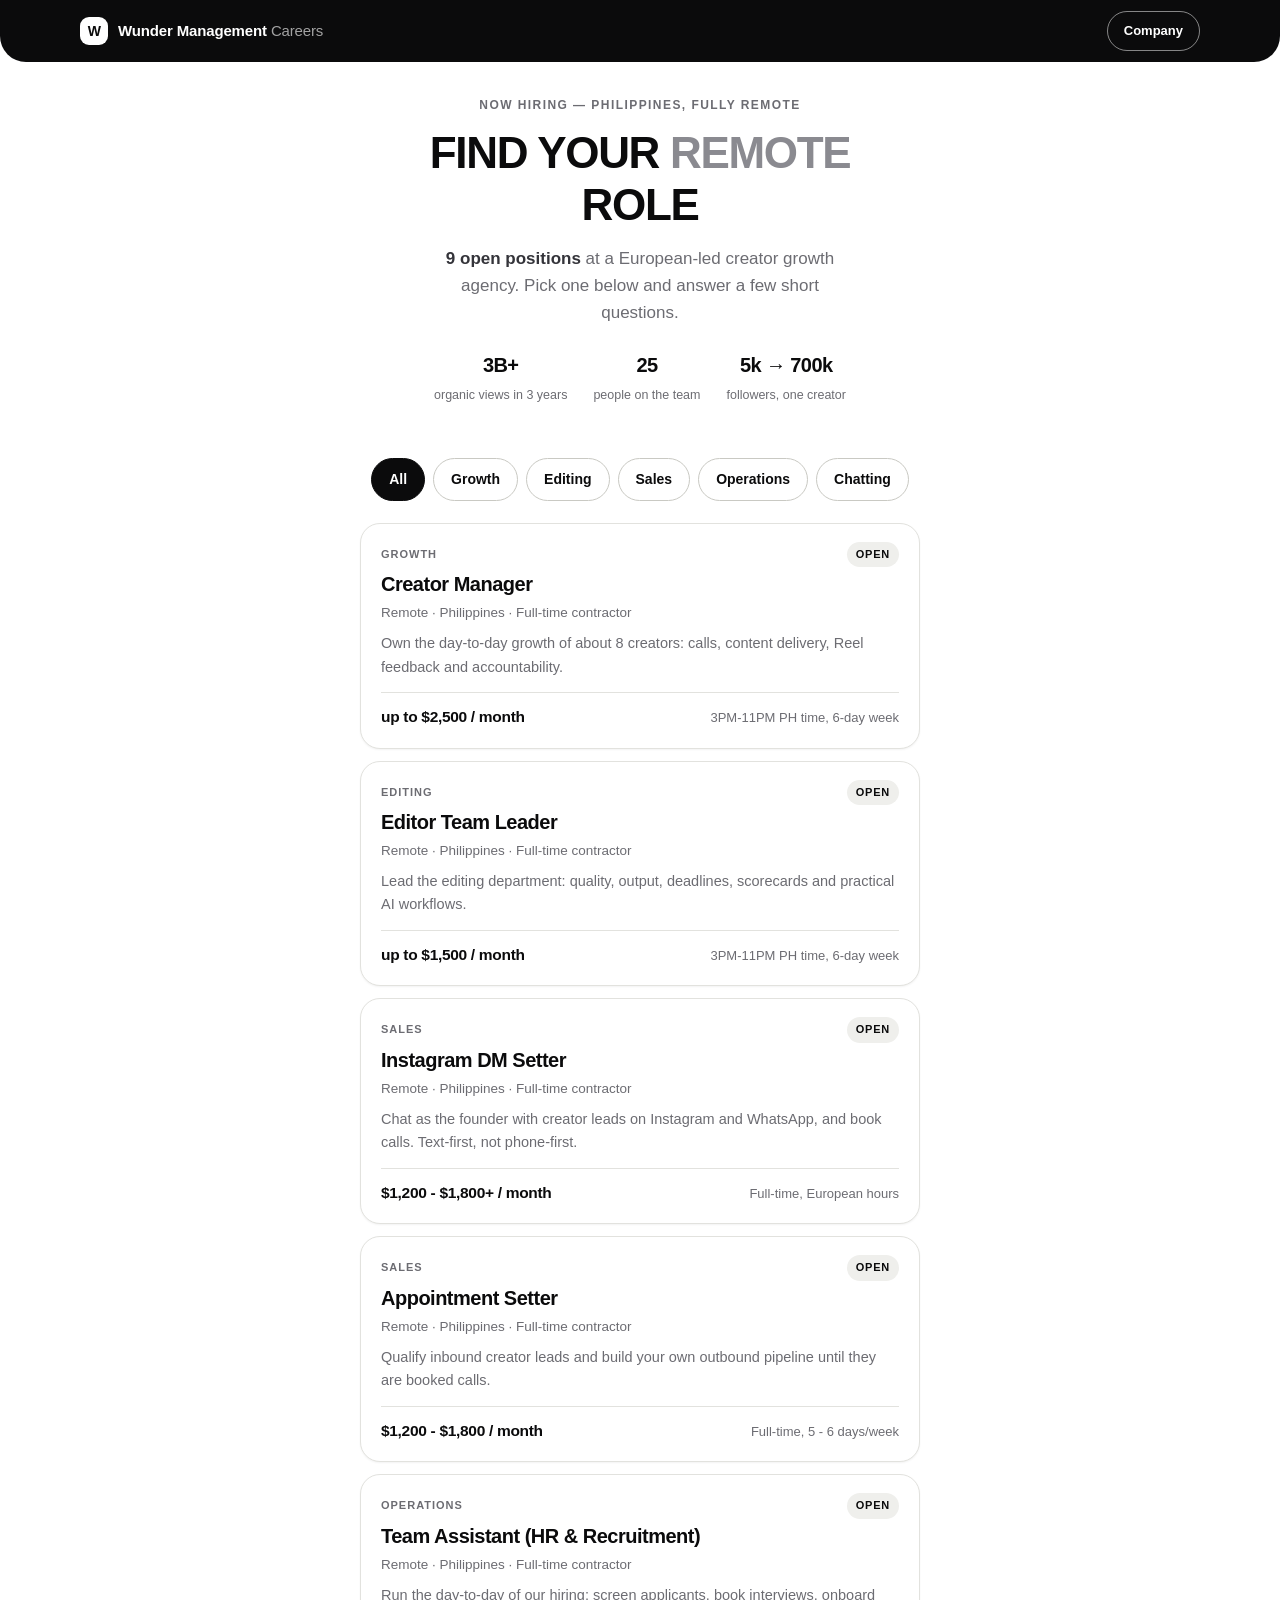
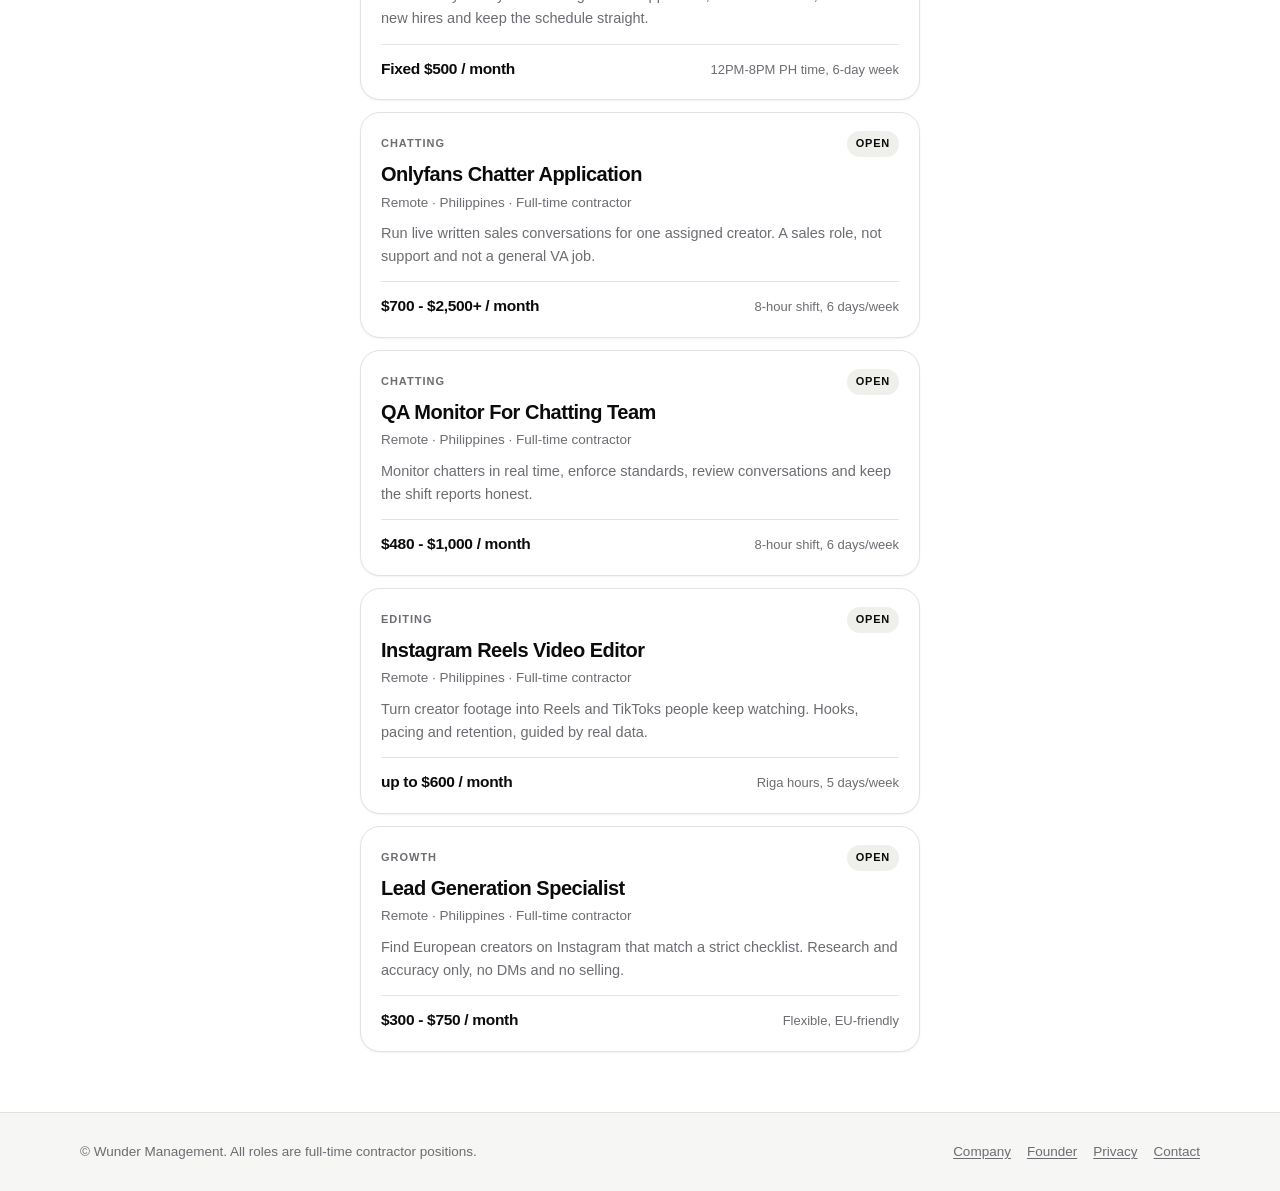
<file: index.html>
<!DOCTYPE html>
<html lang="en">
<head>
<meta charset="utf-8">
<meta name="viewport" content="width=device-width, initial-scale=1">
<title>Careers — Wunder Management</title>
<meta name="description" content="Open remote roles at Wunder Management, a European creator growth agency with a 25-person team. Chatting, growth, editing and sales roles for Philippines-based contractors.">
<meta name="robots" content="index, follow">
<meta property="og:title" content="Careers — Wunder Management">
<meta property="og:description" content="Open remote roles for Philippines-based contractors. Chatting, growth, editing and sales.">
<meta property="og:type" content="website">
<link rel="stylesheet" href="assets/styles.css">
</head>
<body data-page="index">

<header class="site-header">
  <div class="wrap">
    <a class="brand" href="index.html">
      <span class="brand-mark" aria-hidden="true">W</span>
      <span class="brand-text">Wunder Management <span class="brand-sub">Careers</span></span>
    </a>
    <a class="header-link" href="https://wundermgmt.com" target="_blank" rel="noopener">Company</a>
  </div>
</header>

<main>
  <section class="hero">
    <div class="wrap wrap--quiz">
      <p class="hero__eyebrow">Now hiring — Philippines, fully remote</p>
      <h1>Find your <em>remote</em> role</h1>
      <p class="hero__lede">
        <b id="roleCount">9 open positions</b> at a European-led creator growth agency.
        Pick one below and answer a few short questions.
      </p>
      <div class="hero__stats">
        <div class="stat"><span class="stat__n">3B+</span><span class="stat__l">organic views in 3 years</span></div>
        <div class="stat"><span class="stat__n">25</span><span class="stat__l">people on the team</span></div>
        <div class="stat"><span class="stat__n">5k &rarr; 700k</span><span class="stat__l">followers, one creator</span></div>
      </div>
    </div>
  </section>

  <div class="wrap">
    <h2 class="sr-only">Open roles</h2>
    <div class="filters" id="filters" role="group" aria-label="Filter roles by team"></div>
    <div class="roles" id="roles"></div>
    <noscript>
      <div class="empty">
        <h2>This page needs JavaScript</h2>
        <p>Please enable JavaScript, or email
          <a href="mailto:ja@kgmodelmanagement.com">ja@kgmodelmanagement.com</a>
          and we will send you the application directly.</p>
      </div>
    </noscript>
  </div>
</main>

<footer class="site-footer">
  <div class="wrap">
    <span>&copy; Wunder Management. All roles are full-time contractor positions.</span>
    <span class="footer-links">
      <a href="https://wundermgmt.com" target="_blank" rel="noopener">Company</a>
      <a href="https://www.instagram.com/lauris_kalnins" target="_blank" rel="noopener">Founder</a>
      <a href="https://wundermgmt.com/imprint" target="_blank" rel="noopener">Privacy</a>
      <a href="mailto:ja@kgmodelmanagement.com">Contact</a>
    </span>
  </div>
</footer>

<script src="assets/config.js"></script>
<script src="assets/angle.js"></script>
<script src="assets/forms.js"></script>
<script src="assets/app.js"></script>
<script src="assets/postings-live.js"></script>
</body>
</html>
</file>
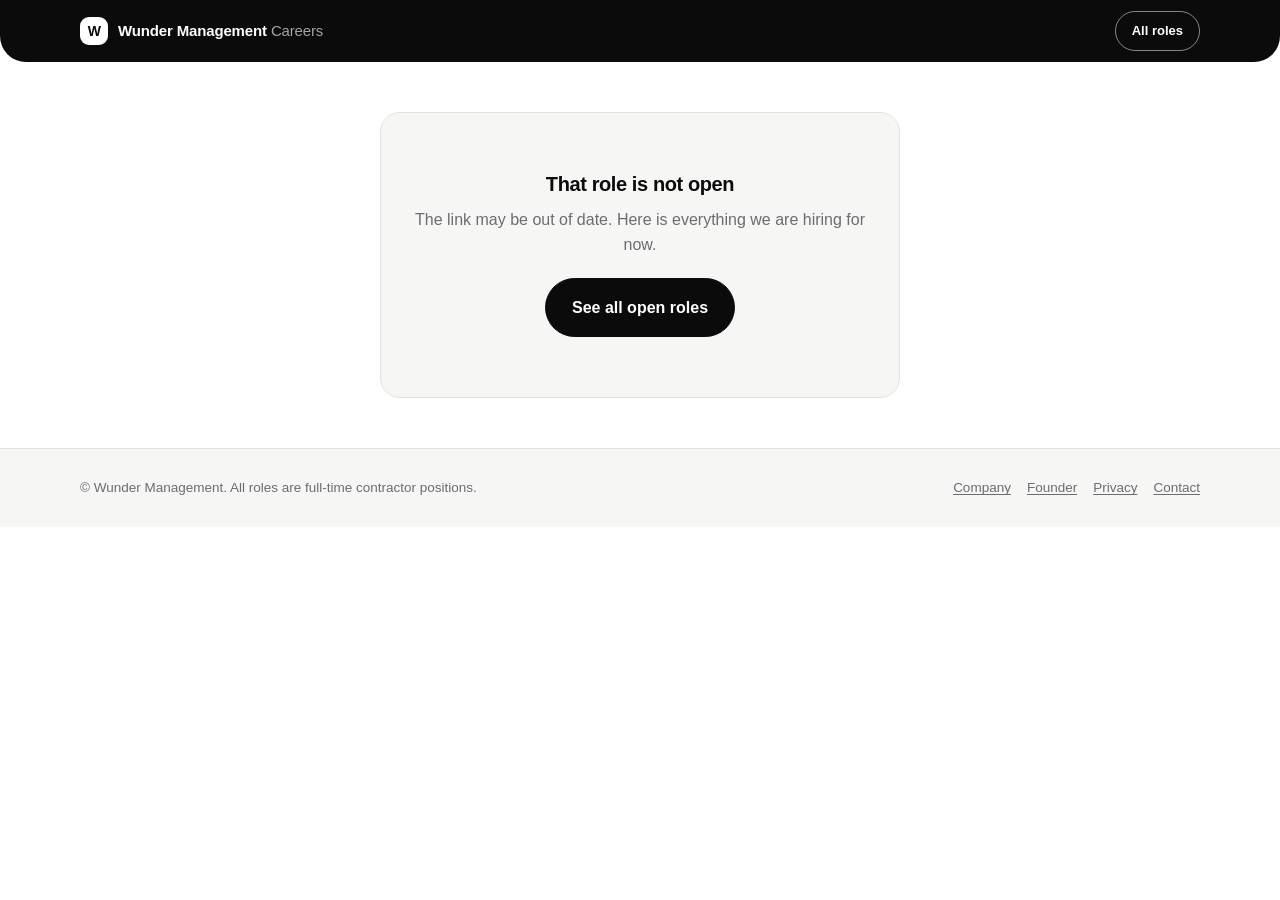
<file: apply.html>
<!DOCTYPE html>
<html lang="en">
<head>
<meta charset="utf-8">
<meta name="viewport" content="width=device-width, initial-scale=1">
<title>Apply — Wunder Management</title>
<meta name="description" content="Apply for a remote role at Wunder Management, a European creator growth agency.">
<link rel="stylesheet" href="assets/styles.css">
</head>
<body data-page="apply">

<header class="site-header">
  <div class="wrap">
    <a class="brand" href="index.html">
      <span class="brand-mark" aria-hidden="true">W</span>
      <span class="brand-text">Wunder Management <span class="brand-sub">Careers</span></span>
    </a>
    <a class="header-link" href="index.html">All roles</a>
  </div>
</header>

<main id="main">

  <!--
    Screen zero. The applicant arrived from an ad for THIS role, so it leads with
    the facts and one action. The full ad collapses behind a summary rather than
    filling three phone screens above the first question.
  -->
  <section class="intro" id="introScreen">
    <div class="wrap wrap--quiz">
      <a class="back-link" href="index.html">&larr; All open roles</a>
      <h1 id="roleTitle">Loading role&hellip;</h1>
      <p class="intro__summary" id="roleSummary"></p>
      <div class="meta-grid" id="roleMeta"></div>

      <details class="details">
        <summary>Full role details</summary>
        <div class="details__body">
          <article class="ad" id="roleAd" aria-label="Role description"></article>
        </div>
      </details>

      <div class="intro__cta">
        <button type="button" class="btn btn--block" id="startBtn">Start application</button>
      </div>
      <p class="intro__note" id="introNote"></p>
    </div>
  </section>

  <!-- The quiz itself: one question per screen. -->
  <section class="quiz" id="quizScreen" hidden>
    <div class="wrap wrap--quiz">

      <div class="quiz__bar">
        <button type="button" class="quiz__back" id="quizBack" aria-label="Go back to the previous question">&larr;</button>
        <div class="progress" role="presentation"><div class="progress__fill" id="progressFill"></div></div>
        <p class="step-count" id="stepCount"></p>
      </div>

      <form id="applyForm" novalidate>
        <div class="banner" id="banner" role="alert"></div>
        <div id="screens"></div>

        <!-- Bots fill every field they can find, including this one. -->
        <div style="position:absolute;left:-9999px" aria-hidden="true">
          <label for="hp">Do not fill this in</label>
          <input type="text" id="hp" name="website_url" tabindex="-1" autocomplete="off">
        </div>

        <div class="quiz__foot" id="quizFoot">
          <button type="submit" class="btn btn--block" id="nextBtn">Continue</button>
        </div>
        <p class="form-note" id="privacyNote"></p>
      </form>

      <!--
        The receipt. Deliberately more than a thank-you line: on 14 Aug 2026 two
        roles rejected every submission for 15 hours, and the applicants who
        noticed emailed their CVs in to ask whether it had arrived. A receipt
        that names the role, echoes the address we will reply to and says what
        happens next is what stops that question being asked at all.
      -->
      <div class="done" id="done" role="status">
        <div class="done__mark" aria-hidden="true">&check;</div>
        <h2>Application received</h2>
        <p class="done__role" id="doneRole"></p>
        <p id="doneMessage"></p>

        <!-- Interim until the Workstyle Profile hand-off goes live (careers-site PR #2 replaces this block). -->
        <div class="done__soon" id="doneWorkstyleSoon">
          <h3>Next: your Workstyle Profile</h3>
          <p>We're building a short Workstyle Profile (about 5 minutes) that helps us understand how you like to work. It isn't ready yet, so there's nothing to do right now. Our HR team will follow up with you about it by email.</p>
        </div>

        <div class="done__step" id="doneWorkstyle" hidden>
          <p class="done__step-k">Step 2 of 2</p>
          <h3>Workstyle Profile</h3>
          <p>The last part of your application is a short Workstyle Profile about how you
             like to work. There are no right or wrong answers.</p>
          <a class="btn btn--block" id="doneWorkstyleLink" href="#">Start the Workstyle Profile</a>
        </div>

        <div class="done__next">
          <h3>What happens next</h3>
          <ol>
            <li>Your answers are saved. Nothing further is needed from you.</li>
            <li>We review every application against the requirements for this role.</li>
            <li id="doneEmailStep">If you are shortlisted, we will email you.</li>
          </ol>
          <p class="done__note">
            Our replies come from <strong>ja@kgmodelmanagement.com</strong>. Please
            check your spam and promotions folders so it is not missed.
          </p>
        </div>

        <p style="margin-top:28px">
          <a class="btn btn--ghost" href="index.html">See other open roles</a>
        </p>
      </div>

      <noscript>
        <div class="empty" style="margin-top:20px">
          <h2>This form needs JavaScript</h2>
          <p>Email <a href="mailto:ja@kgmodelmanagement.com">ja@kgmodelmanagement.com</a>
             and we will send you the application directly.</p>
        </div>
      </noscript>

    </div>
  </section>

</main>

<footer class="site-footer">
  <div class="wrap">
    <span>&copy; Wunder Management. All roles are full-time contractor positions.</span>
    <span class="footer-links">
      <a href="https://wundermgmt.com" target="_blank" rel="noopener">Company</a>
      <a href="https://www.instagram.com/lauris_kalnins" target="_blank" rel="noopener">Founder</a>
      <a href="https://wundermgmt.com/imprint" target="_blank" rel="noopener">Privacy</a>
      <a href="mailto:ja@kgmodelmanagement.com">Contact</a>
    </span>
  </div>
</footer>

<script src="assets/config.js"></script>
<script src="assets/angle.js"></script>
<script src="assets/forms.js"></script>
<script src="assets/app.js"></script>
<script src="assets/postings-live.js"></script>
</body>
</html>
</file>
<file: assets/styles.css>
/**
 * styles.css - Wunder Management careers site.
 *
 * MONOCHROME ON PURPOSE. Black, white and grey only - no brand hue anywhere.
 * Selection is shown by a filled black card, not by a colour, and errors by
 * weight, a heavier border and a "!" marker rather than red. Colour is therefore
 * never the only signal for anything, which is also what accessibility wants.
 *
 * The layout follows a quiz funnel: one question per screen, a large centred
 * question, and full-width option cards big enough to hit with a thumb. Almost
 * all traffic is Meta ad traffic on a phone, so every screen is designed at
 * 375px first and simply gets more air on a desktop.
 *
 * No webfont on purpose. Applicants are in the Philippines on mixed connections,
 * and a blocking font request is the slowest thing on a page like this. The
 * system stack renders as Inter on newer Windows and as SF/Segoe/Roboto
 * elsewhere, all of which look right.
 */

:root {
  --ink: #0B0B0C;
  --ink-2: #34343A;
  --paper: #FFFFFF;
  --surface: #F6F6F4;
  --surface-2: #EFEFEC;
  --line: #E2E2DE;
  --line-strong: #C9C9C3;
  --muted: #6C6C72;
  --muted-2: #8A8A90;

  --r-sm: 10px;
  --r: 14px;
  --r-lg: 20px;
  --r-xl: 26px;
  --r-pill: 999px;

  --shadow-sm: 0 1px 2px rgba(11, 11, 12, .05);
  --shadow: 0 6px 20px -6px rgba(11, 11, 12, .12), 0 1px 2px rgba(11, 11, 12, .04);
  --shadow-lg: 0 24px 60px -24px rgba(11, 11, 12, .22), 0 4px 14px rgba(11, 11, 12, .05);

  --wrap: 1160px;
  --quiz: 560px;          /* one question never needs more width than this */
  --font: "Inter", -apple-system, BlinkMacSystemFont, "Segoe UI Variable Text",
          "Segoe UI", Roboto, "Helvetica Neue", Arial, sans-serif;
}

*, *::before, *::after { box-sizing: border-box; }

html { -webkit-text-size-adjust: 100%; }
@media (prefers-reduced-motion: reduce) {
  * { animation-duration: .001ms !important; transition-duration: .001ms !important; }
}

body {
  margin: 0;
  font-family: var(--font);
  font-size: 16px;
  line-height: 1.6;
  color: var(--ink);
  background: var(--paper);
  -webkit-font-smoothing: antialiased;
}

a { color: var(--ink); text-decoration: underline; text-underline-offset: 2px; }
a:hover { color: var(--muted); }

h1, h2, h3, h4 { margin: 0; letter-spacing: -.02em; line-height: 1.18; font-weight: 800; }
p { margin: 0 0 1em; }
p:last-child { margin-bottom: 0; }

:focus-visible { outline: 3px solid var(--ink); outline-offset: 2px; border-radius: 6px; }

.wrap { width: 100%; max-width: var(--wrap); margin: 0 auto; padding: 0 20px; }
.wrap--quiz { max-width: var(--quiz); }
.sr-only {
  position: absolute; width: 1px; height: 1px; padding: 0; margin: -1px;
  overflow: hidden; clip: rect(0 0 0 0); white-space: nowrap; border: 0;
}

/* ============================== header ==============================
 * A solid black bar with a curved bottom edge, which is what gives the
 * funnel its "app screen" feel rather than "web page".
 */
.site-header {
  background: var(--ink); color: #fff;
  border-bottom-left-radius: 26px; border-bottom-right-radius: 26px;
}
.site-header .wrap {
  display: flex; align-items: center; justify-content: space-between;
  min-height: 62px; gap: 16px;
}
.brand { display: flex; align-items: center; gap: 10px; text-decoration: none; font-weight: 800; color: #fff; }
.brand:hover { color: #fff; }
.brand-mark {
  width: 28px; height: 28px; border-radius: 9px; flex: none;
  background: #fff; color: var(--ink);
  display: grid; place-items: center;
  font-size: 14px; font-weight: 800; letter-spacing: -.04em;
}
/* Must not wrap: two lines here pushes the header to 90px and the curve looks
 * broken. The link beside it shrinks instead. */
.brand-text { font-size: 15px; letter-spacing: -.01em; white-space: nowrap; }
.brand-sub { color: rgba(255, 255, 255, .62); font-weight: 500; }
.header-link {
  font-size: 13px; font-weight: 700; text-decoration: none;
  color: #fff; padding: 9px 16px;
  border: 1.5px solid rgba(255, 255, 255, .5); border-radius: var(--r-pill);
}
.header-link:hover { color: var(--ink); background: #fff; border-color: #fff; }

/* ============================== buttons ============================== */

.btn {
  display: inline-flex; align-items: center; justify-content: center; gap: 8px;
  padding: 16px 26px; border-radius: var(--r-pill); border: 1.5px solid var(--ink);
  background: var(--ink); color: #fff;
  font: inherit; font-size: 16px; font-weight: 700; text-decoration: none;
  cursor: pointer; transition: background .15s ease, color .15s ease, opacity .15s ease;
}
.btn:hover { color: #fff; background: var(--ink-2); }
.btn--ghost { background: transparent; color: var(--ink); border-color: var(--line-strong); }
.btn--ghost:hover { color: var(--ink); background: var(--surface); }
.btn[disabled] { opacity: .38; cursor: not-allowed; }
.btn--block { width: 100%; }

/* ============================== hero ============================== */

.hero { padding: 34px 0 26px; text-align: center; }
.hero__eyebrow {
  font-size: 12px; font-weight: 800; letter-spacing: .12em; text-transform: uppercase;
  color: var(--muted); margin-bottom: 12px;
}
.hero h1 {
  font-size: clamp(30px, 7vw, 44px); text-transform: uppercase;
  max-width: 18ch; margin: 0 auto; letter-spacing: -.03em;
}
.hero h1 em { font-style: normal; color: var(--muted-2); }
.hero__lede {
  margin: 14px auto 0; font-size: 17px; color: var(--muted); max-width: 42ch;
}
.hero__lede b { color: var(--ink-2); font-weight: 700; }
.hero__stats {
  display: flex; flex-wrap: wrap; justify-content: center; gap: 14px 26px; margin-top: 22px;
}
.stat__n { font-size: 20px; font-weight: 800; letter-spacing: -.03em; display: block; }
.stat__l { font-size: 12.5px; color: var(--muted); }

/* ============================== filters ============================== */

.filters {
  display: flex; flex-wrap: wrap; justify-content: center; gap: 8px; padding: 26px 0 4px;
}
.chip {
  padding: 9px 17px; border-radius: var(--r-pill); border: 1.5px solid var(--line-strong);
  background: var(--paper); color: var(--ink);
  font: inherit; font-size: 14px; font-weight: 700; cursor: pointer;
  transition: background .14s ease, color .14s ease, border-color .14s ease;
}
.chip:hover { background: var(--surface); }
.chip[aria-pressed="true"] { background: var(--ink); border-color: var(--ink); color: #fff; }

/* ============================== role cards ==============================
 * Modelled on a job-board listing row: team and a NEW flag on top, the title
 * large, then the one-line remote fact, then pay against hours on a baseline.
 */
.roles { display: grid; gap: 12px; padding: 18px 0 60px; max-width: var(--quiz); margin: 0 auto; }
.role {
  display: block; text-align: left; width: 100%;
  padding: 18px 20px; border: 1.5px solid var(--line); border-radius: var(--r-lg);
  background: var(--paper); box-shadow: var(--shadow-sm); cursor: pointer;
  font: inherit; color: var(--ink); text-decoration: none;
  transition: border-color .16s ease, box-shadow .16s ease, transform .12s ease;
}
.role:hover { border-color: var(--ink); box-shadow: var(--shadow); color: var(--ink); }
.role:active { transform: scale(.995); }
.role__top { display: flex; align-items: center; justify-content: space-between; gap: 10px; margin-bottom: 6px; }
.badge {
  font-size: 11px; font-weight: 800; letter-spacing: .09em; text-transform: uppercase;
  color: var(--muted);
}
.badge--new {
  color: var(--ink); background: var(--surface-2);
  padding: 4px 9px; border-radius: var(--r-pill); letter-spacing: .07em;
}
.role h2 { font-size: 20px; letter-spacing: -.025em; }
.role__remote { font-size: 13.5px; color: var(--muted); margin: 5px 0 0; }
.role__summary { color: var(--muted); font-size: 14.5px; margin: 9px 0 0; }
.role__foot {
  display: flex; align-items: baseline; justify-content: space-between; gap: 12px;
  margin-top: 13px; padding-top: 12px; border-top: 1px solid var(--line);
}
.role__pay { font-size: 15.5px; font-weight: 800; letter-spacing: -.02em; }
.role__hours { font-size: 13px; color: var(--muted); text-align: right; }

/* ============================== role intro screen ============================== */

.intro { padding: 28px 0 40px; }
.back-link {
  display: inline-block; font-size: 13.5px; font-weight: 700;
  text-decoration: none; color: var(--muted); margin-bottom: 16px;
}
.back-link:hover { color: var(--ink); }
.intro h1 { font-size: clamp(26px, 6vw, 36px); letter-spacing: -.03em; }
.intro__summary { margin-top: 12px; font-size: 16.5px; color: var(--muted); }

/* the five facts as one hairline strip, never five floating boxes */
.meta-grid {
  display: grid; gap: 1px; margin-top: 20px;
  grid-template-columns: repeat(auto-fit, minmax(150px, 1fr));
  background: var(--line);
  border: 1px solid var(--line); border-radius: var(--r); overflow: hidden;
}
.meta { padding: 11px 14px; background: var(--paper); }
.meta__k {
  font-size: 11px; font-weight: 800; letter-spacing: .08em; text-transform: uppercase;
  color: var(--muted);
}
.meta__v { font-size: 14.5px; font-weight: 700; margin-top: 2px; }

/* The full ad is 230+ words. It cannot sit on a quiz screen, and it is not ours
 * to delete, so it collapses instead. Closed by default: the applicant came to
 * apply, and anyone who wants the detail is one tap away. */
.details { margin-top: 18px; border: 1.5px solid var(--line); border-radius: var(--r); overflow: hidden; }
.details > summary {
  padding: 15px 18px; cursor: pointer; list-style: none;
  font-size: 15px; font-weight: 700; background: var(--surface);
  display: flex; align-items: center; justify-content: space-between; gap: 12px;
}
.details > summary::-webkit-details-marker { display: none; }
.details > summary::after { content: "+"; font-size: 20px; font-weight: 700; color: var(--muted); }
.details[open] > summary::after { content: "\2212"; }
.details > summary:hover { background: var(--surface-2); }
.details__body { padding: 18px; border-top: 1.5px solid var(--line); }

/* job ad body */
.ad { font-size: 15.5px; line-height: 1.6; }
.ad h3 { font-size: 16px; margin: 22px 0 9px; }
.ad > h3:first-child { margin-top: 0; }
.ad p { color: var(--ink-2); margin-bottom: .8em; }
.ad ul, .ad ol { margin: 0 0 .8em; padding-left: 20px; color: var(--ink-2); }
.ad li { margin-bottom: 5px; }
.ad ul { list-style: none; padding-left: 0; }
.ad ul li { position: relative; padding-left: 18px; }
.ad ul li::before {
  content: ""; position: absolute; left: 3px; top: .66em;
  width: 5px; height: 5px; border-radius: 50%; background: var(--muted-2);
}
.ad strong { font-weight: 700; color: var(--ink); }
.ad a { word-break: break-word; }

.intro__cta { margin-top: 22px; }
.intro__note { font-size: 12.5px; color: var(--muted); margin-top: 14px; text-align: center; }

/* ============================== quiz ==============================
 * One question per screen. The counter is a plain "3 / 17" because a bar alone
 * hides how much is left, and an honest number is what stops people quitting
 * in the middle.
 */
.quiz { padding: 18px 0 40px; }
.quiz__bar { display: flex; align-items: center; gap: 12px; margin-bottom: 26px; }
.quiz__back {
  width: 38px; height: 38px; flex: none; border-radius: 50%;
  border: 1.5px solid var(--line-strong); background: var(--paper);
  font: inherit; font-size: 17px; color: var(--ink); cursor: pointer;
  display: grid; place-items: center;
}
.quiz__back:hover { background: var(--surface); }
.quiz__back[hidden] { display: none; }
.progress { flex: 1; height: 6px; border-radius: var(--r-pill); background: var(--surface-2); overflow: hidden; }
.progress__fill { height: 100%; background: var(--ink); border-radius: var(--r-pill); transition: width .28s ease; }
.step-count { font-size: 13px; font-weight: 800; color: var(--muted); flex: none; font-variant-numeric: tabular-nums; }

.screen { display: none; }
.screen[data-active="true"] { display: block; animation: rise .22s ease both; }
@keyframes rise { from { opacity: 0; transform: translateY(7px); } to { opacity: 1; transform: none; } }

.screen__eyebrow {
  font-size: 12px; font-weight: 800; letter-spacing: .12em; text-transform: uppercase;
  color: var(--muted); text-align: center; margin-bottom: 10px;
}
.field__label {
  display: block; font-size: clamp(21px, 4.6vw, 26px); font-weight: 800;
  letter-spacing: -.025em; line-height: 1.22; text-align: center; margin-bottom: 10px;
}
.req { display: none; }                 /* every question states its own need */
.opt { font-size: 13px; font-weight: 600; color: var(--muted-2); }
.field__help { font-size: 14.5px; color: var(--muted); margin: 0 auto 20px; text-align: center; max-width: 40ch; }
.field__help a { word-break: break-word; }
.howto { margin: 14px auto 0; max-width: 44ch; font-size: 14.5px; color: var(--ink-2); }
.howto summary { cursor: pointer; text-align: center; font-weight: 600; color: var(--ink); text-decoration: underline; text-underline-offset: 3px; padding: 6px 0; }
.howto ol { margin: 10px 0 0; padding: 14px 14px 14px 34px; background: var(--surface); border: 1px solid var(--line); border-radius: 12px; line-height: 1.5; }
.howto li + li { margin-top: 6px; }
.field { margin: 0; }

/* option cards - the whole card is the hit target */
.choices { display: grid; gap: 10px; margin-top: 22px; }
.choice {
  display: flex; align-items: center; gap: 13px;
  padding: 17px 18px; border: 1.5px solid var(--line-strong); border-radius: var(--r);
  cursor: pointer; font-size: 16px; font-weight: 600; background: var(--paper);
  transition: border-color .14s ease, background .14s ease, color .14s ease;
}
.choice:hover { border-color: var(--ink); background: var(--surface); }
/* The native control is hidden: the card itself shows state, and a visible
 * radio next to a filled black card reads as two competing indicators. */
.choice input { position: absolute; opacity: 0; width: 1px; height: 1px; }
.choice span { flex: 1; }
.choice__tick { flex: none; font-size: 17px; font-weight: 800; opacity: 0; }
.choice:has(input:checked) {
  background: var(--ink); border-color: var(--ink); color: #fff; font-weight: 700;
}
.choice:has(input:checked) .choice__tick { opacity: 1; }

/* text inputs */
input[type="text"], input[type="email"], input[type="tel"],
input[type="url"], input[type="number"], textarea, select {
  width: 100%; padding: 16px 17px; margin-top: 22px;
  font: inherit; font-size: 16.5px; color: var(--ink);
  background: var(--paper); border: 1.5px solid var(--line-strong);
  border-radius: var(--r);
  transition: border-color .14s ease, box-shadow .14s ease;
}
input:hover, textarea:hover { border-color: var(--muted); }
input:focus, textarea:focus, select:focus {
  outline: none; border-color: var(--ink); box-shadow: 0 0 0 3px var(--surface-2);
}
textarea { min-height: 150px; resize: vertical; line-height: 1.55; }
/* Monochrome error state: a near-black heavy border plus the message below.
 * Never colour alone. */
input[aria-invalid="true"], textarea[aria-invalid="true"] {
  border-color: var(--ink); border-width: 2px; background: var(--surface);
}
.char-count { font-size: 13px; font-weight: 600; color: var(--muted); margin-top: 9px; text-align: right; }

/* file input */
.file-drop {
  display: flex; align-items: center; gap: 14px; margin-top: 22px;
  padding: 18px; border: 2px dashed var(--line-strong);
  border-radius: var(--r); background: var(--surface); cursor: pointer;
  transition: border-color .14s ease, background .14s ease;
}
.file-drop:hover { border-color: var(--ink); }
.file-drop input { position: absolute; opacity: 0; width: 1px; height: 1px; }
.file-drop__icon {
  width: 42px; height: 42px; flex: none; border-radius: 11px;
  background: var(--paper); border: 1.5px solid var(--line);
  display: grid; place-items: center; font-size: 17px;
}
.file-drop__text { font-size: 14px; }
.file-drop__text b { display: block; font-size: 15px; word-break: break-word; }
.file-drop__text span { color: var(--muted); }
.file-drop[data-has-file="true"] { border-style: solid; border-color: var(--ink); background: var(--paper); }

.error { display: none; margin-top: 11px; font-size: 14px; font-weight: 700; color: var(--ink); }
.error[data-show="true"] { display: flex; gap: 8px; align-items: flex-start; }
.error::before {
  content: "!"; flex: none; width: 19px; height: 19px; border-radius: 50%;
  background: var(--ink); color: #fff; font-size: 12px; font-weight: 800;
  display: grid; place-items: center; margin-top: 1px;
}

/* the sticky action bar - one primary action, always in reach of a thumb */
.quiz__foot {
  position: sticky; bottom: 0; z-index: 20;
  padding: 14px 0 18px; margin-top: 26px;
  background: linear-gradient(to bottom, rgba(255,255,255,0), var(--paper) 34%);
}
.quiz__foot .btn { width: 100%; }
.quiz__foot[hidden] { display: none; }
.form-note { font-size: 12.5px; color: var(--muted); margin: 16px 0 0; text-align: center; }

.banner {
  display: none; margin: 0 0 18px; padding: 14px 16px;
  border-radius: var(--r-sm); font-size: 14.5px; font-weight: 600;
  border: 2px solid var(--ink); background: var(--surface); color: var(--ink);
}
.banner[data-show="true"] { display: block; }
.banner--warn { border-style: dashed; }

/* ============================== interstitial ============================== */

.pause { text-align: center; padding: 26px 0 10px; }
.pause__n { font-size: clamp(38px, 11vw, 58px); font-weight: 800; letter-spacing: -.04em; line-height: 1; }
.pause h2 { font-size: clamp(21px, 4.6vw, 26px); margin-top: 14px; letter-spacing: -.025em; }
.pause p { margin-top: 12px; color: var(--muted); font-size: 16px; }

/* ============================== success ============================== */

.done { display: none; padding: 40px 0; text-align: center; }
.done[data-show="true"] { display: block; }
.done__mark {
  width: 62px; height: 62px; margin: 0 auto 22px; border-radius: 50%;
  background: var(--ink); color: #fff;
  display: grid; place-items: center; font-size: 29px; font-weight: 800;
}
.done h2 { font-size: 25px; margin-bottom: 12px; }
.done p { color: var(--muted); font-size: 16px; }
.done__role { color: var(--ink) !important; font-weight: 600; margin-bottom: 8px; }

/* The steps are the one part that must not be centred - a centred ordered list
   has no common left edge, so the eye cannot scan it. Centre the BOX, left-align
   the text inside it. */
.done__step {
  margin: 28px auto 0; max-width: 460px; padding: 22px; text-align: left;
  border: 1.5px solid var(--ink); border-radius: var(--r-lg); background: var(--paper);
}
.done__step[hidden] { display: none; }
.done__step-k {
  margin: 0; font-size: 12px; font-weight: 700; letter-spacing: .08em;
  text-transform: uppercase; color: var(--muted) !important;
}
.done__step h3 { margin: 6px 0 8px; font-size: 20px; }
.done__step p { font-size: 15px; }
.done__step .btn { margin-top: 14px; }
.done__next {
  margin: 30px auto 0; max-width: 420px; text-align: left;
  border: 1px solid var(--line); border-radius: 12px; padding: 22px 24px;
}
.done__next h3 {
  font-size: 13px; letter-spacing: .12em; text-transform: uppercase;
  color: var(--muted); margin-bottom: 14px;
}
.done__next ol { margin: 0 0 0 18px; padding: 0; }
.done__next li {
  color: var(--ink); font-size: 15.5px; line-height: 1.5; margin-bottom: 10px;
}
.done__next li:last-child { margin-bottom: 0; }
.done__note {
  margin-top: 16px; padding-top: 14px; border-top: 1px solid var(--line);
  font-size: 14px !important; line-height: 1.5;
}
.done__note strong { color: var(--ink); font-weight: 600; overflow-wrap: anywhere; }
/* Interim Workstyle notice: same box as the steps, filled so it reads as the
   one new thing on this screen. */
.done__soon {
  margin: 26px auto 0; max-width: 420px; text-align: left;
  background: var(--surface); border: 1px solid var(--line-strong);
  border-radius: 12px; padding: 18px 22px;
}
.done__soon h3 { font-size: 16px; color: var(--ink); margin-bottom: 6px; }
.done__soon p { font-size: 15px !important; line-height: 1.5; color: var(--ink-2) !important; }
.spinner {
  width: 16px; height: 16px; border-radius: 50%;
  border: 2px solid rgba(255, 255, 255, .35); border-top-color: #fff;
  animation: spin .7s linear infinite;
}
@keyframes spin { to { transform: rotate(360deg); } }

/* ============================== footer ============================== */

.site-footer {
  border-top: 1px solid var(--line); background: var(--surface);
  padding: 28px 0; font-size: 13.5px; color: var(--muted);
}
.site-footer .wrap { display: flex; flex-wrap: wrap; gap: 14px; justify-content: space-between; }
.site-footer a { color: var(--muted); }
.site-footer a:hover { color: var(--ink); }
.footer-links { display: flex; flex-wrap: wrap; gap: 16px; }

/* ============================== empty state ============================== */

.empty {
  padding: 60px 20px; text-align: center; color: var(--muted);
  border: 1.5px solid var(--line); border-radius: var(--r-lg); background: var(--surface);
}
.empty h2 { color: var(--ink); font-size: 20px; margin-bottom: 10px; }

@media (max-width: 430px) {
  /* "Wunder Management Careers" wraps to three lines on a 375px phone. */
  .brand-text { font-size: 14px; }
  .brand-sub { display: none; }
  .header-link { font-size: 12px; padding: 8px 13px; }
}

@media (max-width: 560px) {
  /* Two columns leaves about 160px per cell, too narrow for values like
   * "$2/hour + 3% commission" - they wrapped and dragged the row band taller. */
  .meta-grid { grid-template-columns: 1fr; }
  .meta { display: flex; align-items: baseline; justify-content: space-between; gap: 14px; }
  .meta__k { flex: none; }
  .meta__v { margin-top: 0; text-align: right; }
}

.field__alt { margin-top: 10px; }
</file>
